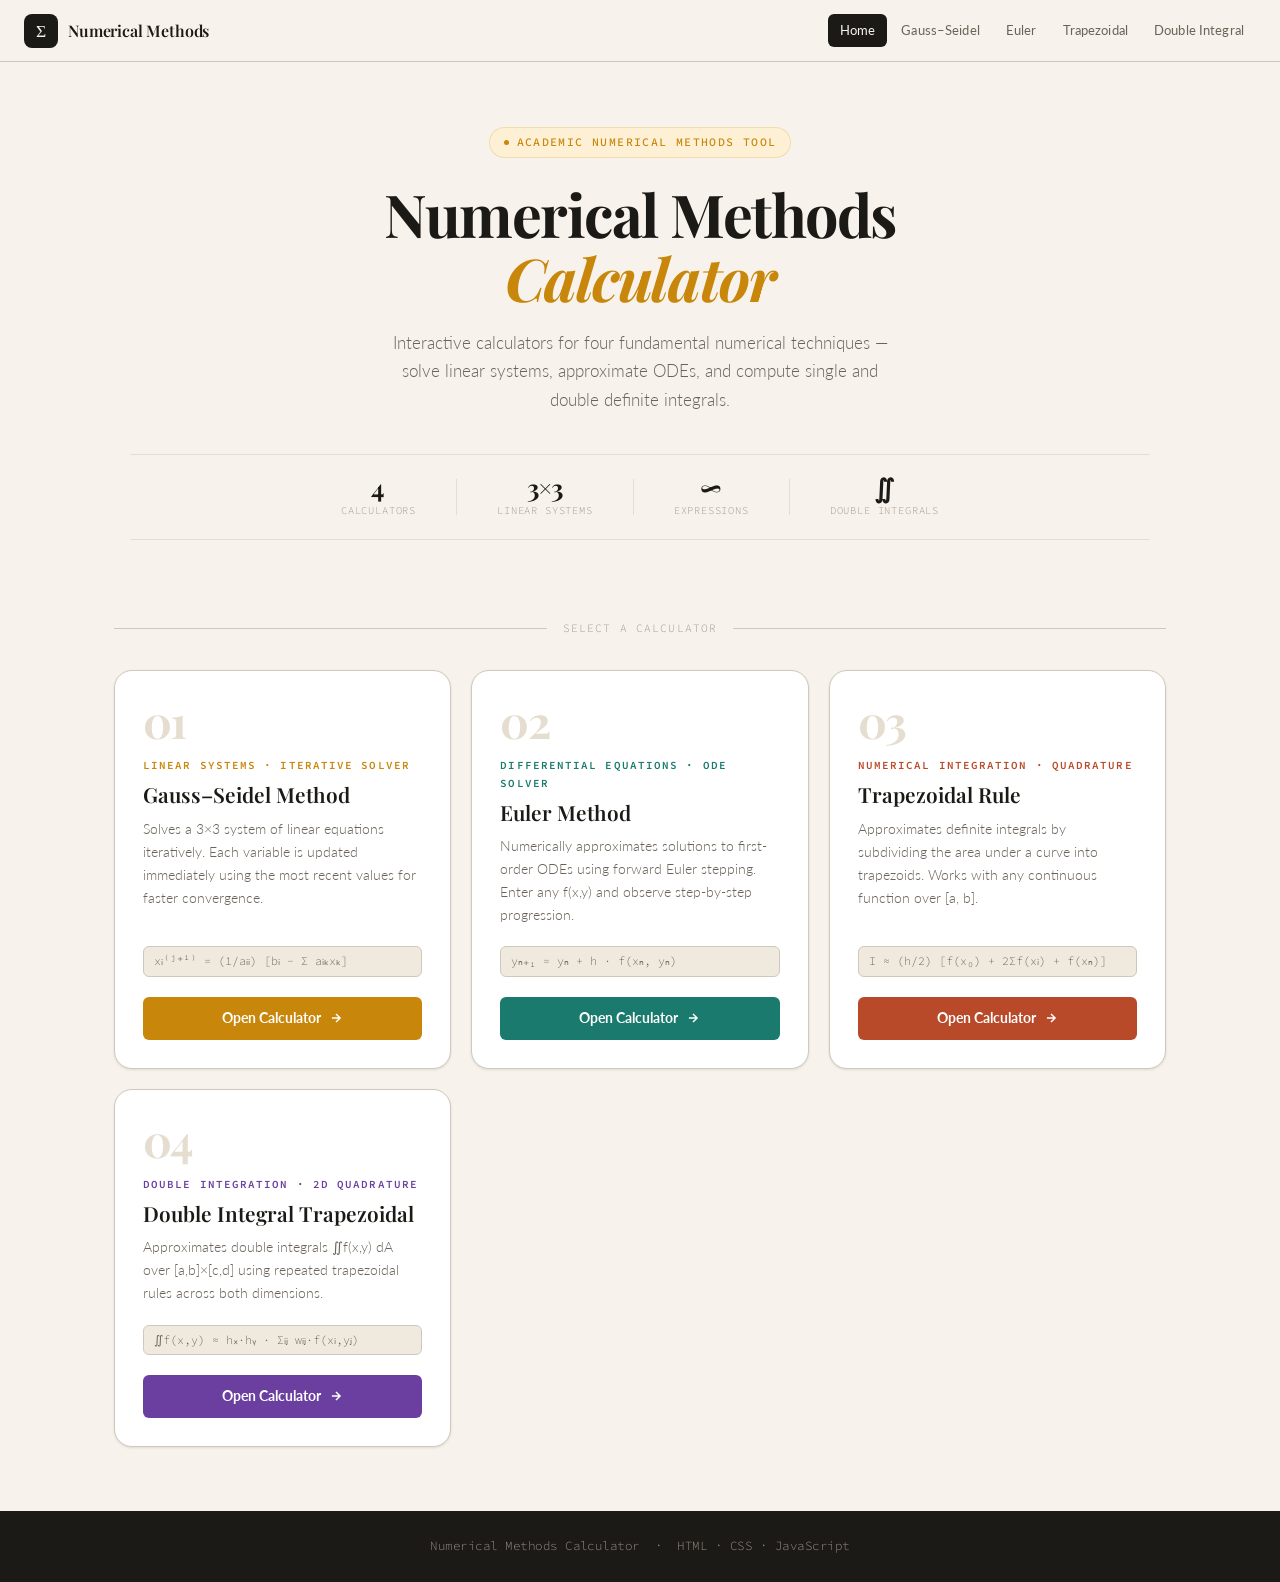
<file: index.html>
<!DOCTYPE html>
<html lang="en">
<head>
  <meta charset="UTF-8"/>
  <meta name="viewport" content="width=device-width, initial-scale=1.0"/>
  <title>Numerical Methods Calculator</title>
  <link rel="stylesheet" href="Style.css">
</head>
<body>

<nav class="navbar">
  <a href="index.html" class="nav-brand">
    <div class="nav-brand-icon">Σ</div>
    <span class="nav-brand-text">Numerical Methods</span>
  </a>
  <ul class="nav-links">
    <li><a href="index.html" class="active">Home</a></li>
    <li><a href="gauss-seidel.html">Gauss–Seidel</a></li>
    <li><a href="euler.html">Euler</a></li>
    <li><a href="trapezoidal.html">Trapezoidal</a></li>
    <li><a href="double-integral.html">Double Integral</a></li>
  </ul>
</nav>

<div class="wrap">
  <section class="home-hero">
    <div class="hero-eyebrow">Academic Numerical Methods Tool</div>
    <h1 class="hero-title">Numerical Methods<br><em>Calculator</em></h1>
    <p class="hero-desc">Interactive calculators for four fundamental numerical techniques — solve linear systems, approximate ODEs, and compute single and double definite integrals.</p>
    <div class="stats-bar">
      <div class="stat-item"><div class="stat-num">4</div><div class="stat-label">Calculators</div></div>
      <div class="stat-sep"></div>
      <div class="stat-item"><div class="stat-num">3×3</div><div class="stat-label">Linear Systems</div></div>
      <div class="stat-sep"></div>
      <div class="stat-item"><div class="stat-num">∞</div><div class="stat-label">Expressions</div></div>
      <div class="stat-sep"></div>
      <div class="stat-item"><div class="stat-num">∬</div><div class="stat-label">Double Integrals</div></div>
    </div>
  </section>

  <div class="section-divider">
    <div class="sdl"></div><span class="sdlabel">Select a Calculator</span><div class="sdl"></div>
  </div>

  <div class="cards-grid">
    <article class="calc-card" onclick="location.href='Gauss seidel.html'">
      <div class="card-num">01</div>
      <div class="card-tag">Linear Systems · Iterative Solver</div>
      <h2 class="card-title">Gauss–Seidel Method</h2>
      <p class="card-desc">Solves a 3×3 system of linear equations iteratively. Each variable is updated immediately using the most recent values for faster convergence.</p>
      <div class="card-formula-chip">xᵢ⁽ʲ⁺¹⁾ = (1/aᵢᵢ) [bᵢ − Σ aᵢₖxₖ]</div>
      <a href="Gauss seidel.html" class="btn-card" onclick="event.stopPropagation()">Open Calculator <svg width="14" height="14" viewBox="0 0 24 24" fill="none" stroke="currentColor" stroke-width="2.5"><path d="M5 12h14M12 5l7 7-7 7"/></svg></a>
    </article>

    <article class="calc-card" onclick="location.href='Euler.html'">
      <div class="card-num">02</div>
      <div class="card-tag">Differential Equations · ODE Solver</div>
      <h2 class="card-title">Euler Method</h2>
      <p class="card-desc">Numerically approximates solutions to first-order ODEs using forward Euler stepping. Enter any f(x,y) and observe step-by-step progression.</p>
      <div class="card-formula-chip">yₙ₊₁ = yₙ + h · f(xₙ, yₙ)</div>
      <a href="Euler.html" class="btn-card" onclick="event.stopPropagation()">Open Calculator <svg width="14" height="14" viewBox="0 0 24 24" fill="none" stroke="currentColor" stroke-width="2.5"><path d="M5 12h14M12 5l7 7-7 7"/></svg></a>
    </article>

    <article class="calc-card" onclick="location.href='Trapezoidal.html'">
      <div class="card-num">03</div>
      <div class="card-tag">Numerical Integration · Quadrature</div>
      <h2 class="card-title">Trapezoidal Rule</h2>
      <p class="card-desc">Approximates definite integrals by subdividing the area under a curve into trapezoids. Works with any continuous function over [a, b].</p>
      <div class="card-formula-chip">I ≈ (h/2) [f(x₀) + 2Σf(xᵢ) + f(xₙ)]</div>
      <a href="Trapezoidal.html" class="btn-card" onclick="event.stopPropagation()">Open Calculator <svg width="14" height="14" viewBox="0 0 24 24" fill="none" stroke="currentColor" stroke-width="2.5"><path d="M5 12h14M12 5l7 7-7 7"/></svg></a>
    </article>

    <article class="calc-card" onclick="location.href='double-integral.html'">
      <div class="card-num">04</div>
      <div class="card-tag">Double Integration · 2D Quadrature</div>
      <h2 class="card-title">Double Integral Trapezoidal</h2>
      <p class="card-desc">Approximates double integrals ∬f(x,y) dA over [a,b]×[c,d] using repeated trapezoidal rules across both dimensions.</p>
      <div class="card-formula-chip">∬f(x,y) ≈ hₓ·hᵧ · Σᵢⱼ wᵢⱼ·f(xᵢ,yⱼ)</div>
      <a href="double-integral.html" class="btn-card" onclick="event.stopPropagation()">Open Calculator <svg width="14" height="14" viewBox="0 0 24 24" fill="none" stroke="currentColor" stroke-width="2.5"><path d="M5 12h14M12 5l7 7-7 7"/></svg></a>
    </article>
  </div>
</div>

<footer>Numerical Methods Calculator &nbsp;·&nbsp; HTML · CSS · JavaScript</footer>

</body>
</html>
</file>
<file: Style.css>
@import url('https://fonts.googleapis.com/css2?family=Playfair+Display:ital,wght@0,400;0,600;0,700;1,400;1,600&family=Source+Code+Pro:wght@300;400;500;600&family=Lato:wght@300;400;700&display=swap');

/* ═══════════════════════════════════════════════════════
   DESIGN TOKENS
═══════════════════════════════════════════════════════ */
:root {
  --cream:      #f7f3ec;
  --cream2:     #efe9de;
  --cream3:     #e5ddd0;
  --parchment:  #d9cfc0;
  --ink:        #1c1a16;
  --ink2:       #3a3630;
  --ink3:       #6b6358;
  --ink4:       #9e948a;
  --amber:      #c8860a;
  --amber2:     #e8a020;
  --amber-pale: #fdf0d5;
  --teal:       #1a7a6e;
  --teal-pale:  #e6f4f2;
  --rust:       #b84a2a;
  --rust-pale:  #faeee9;
  --violet:     #6b3fa0;
  --violet-pale:#f0eaf8;
  --border:     #d0c8bc;
  --shadow-sm:  0 1px 3px rgba(28,26,22,.08),0 1px 2px rgba(28,26,22,.04);
  --shadow-md:  0 4px 16px rgba(28,26,22,.10),0 2px 4px rgba(28,26,22,.06);
  --shadow-lg:  0 12px 40px rgba(28,26,22,.14),0 4px 8px rgba(28,26,22,.08);
  --r-sm: 6px; --r-md: 12px; --r-lg: 18px;
  --tr: 220ms cubic-bezier(.4,0,.2,1);
}
*,*::before,*::after{box-sizing:border-box;margin:0;padding:0}
html{scroll-behavior:smooth;font-size:16px}
body{font-family:'Lato',sans-serif;font-weight:300;background:var(--cream);color:var(--ink2);min-height:100vh;line-height:1.6;overflow-x:hidden}

/* ── NAVBAR ── */
.navbar{position:sticky;top:0;z-index:100;background:rgba(247,243,236,.93);backdrop-filter:blur(16px);border-bottom:1px solid var(--border);padding:0 1.5rem;display:flex;align-items:center;justify-content:space-between;height:62px}
.nav-brand{display:flex;align-items:center;gap:10px;text-decoration:none;color:var(--ink)}
.nav-brand-icon{width:34px;height:34px;background:var(--ink);border-radius:8px;display:flex;align-items:center;justify-content:center;font-family:'Playfair Display',serif;font-size:1.1rem;color:var(--cream);flex-shrink:0}
.nav-brand-text{font-family:'Playfair Display',serif;font-size:1rem;font-weight:600;color:var(--ink);letter-spacing:-.01em}
.nav-links{display:flex;align-items:center;gap:2px;list-style:none}
.nav-links a{display:block;padding:6px 12px;border-radius:var(--r-sm);text-decoration:none;font-size:.83rem;font-weight:400;color:var(--ink3);transition:var(--tr);letter-spacing:.01em}
.nav-links a:hover{background:var(--cream2);color:var(--ink)}
.nav-links a.active{background:var(--ink);color:var(--cream)}

/* ── CONTAINER ── */
.wrap{max-width:1100px;margin:0 auto;padding:0 1.5rem}

/* ── HOME HERO ── */
.home-hero{text-align:center;padding:4rem 1rem 2.5rem}
.hero-eyebrow{display:inline-flex;align-items:center;gap:8px;font-family:'Source Code Pro',monospace;font-size:.72rem;font-weight:500;letter-spacing:.12em;text-transform:uppercase;color:var(--amber);background:var(--amber-pale);border:1px solid rgba(200,134,10,.2);border-radius:100px;padding:5px 14px;margin-bottom:1.5rem}
.hero-eyebrow::before{content:'';width:5px;height:5px;background:var(--amber);border-radius:50%;animation:blink 2.5s ease-in-out infinite}
@keyframes blink{0%,100%{opacity:1}50%{opacity:.25}}
.hero-title{font-family:'Playfair Display',serif;font-size:clamp(2.3rem,5vw,3.7rem);font-weight:700;line-height:1.08;color:var(--ink);letter-spacing:-.025em;margin-bottom:1.2rem}
.hero-title em{font-style:italic;color:var(--amber)}
.hero-desc{font-size:1.05rem;color:var(--ink3);max-width:520px;margin:0 auto 2.5rem;font-weight:300;line-height:1.7}
.stats-bar{display:flex;align-items:center;justify-content:center;gap:2.5rem;padding:1.2rem 1rem;margin-bottom:2.5rem;border-top:1px solid var(--cream3);border-bottom:1px solid var(--cream3);flex-wrap:wrap}
.stat-item{text-align:center}
.stat-num{font-family:'Playfair Display',serif;font-size:1.6rem;font-weight:700;color:var(--ink);line-height:1}
.stat-label{font-family:'Source Code Pro',monospace;font-size:.65rem;letter-spacing:.08em;text-transform:uppercase;color:var(--ink4);margin-top:3px}
.stat-sep{width:1px;height:36px;background:var(--cream3)}
.section-divider{display:flex;align-items:center;gap:1rem;margin-bottom:2rem}
.sdl{flex:1;height:1px;background:var(--border)}
.sdlabel{font-family:'Source Code Pro',monospace;font-size:.7rem;letter-spacing:.1em;text-transform:uppercase;color:var(--ink4)}

/* ── CARDS ── */
.cards-grid{display:grid;grid-template-columns:repeat(auto-fit,minmax(250px,1fr));gap:1.25rem;padding-bottom:4rem}
.calc-card{background:#fff;border:1px solid var(--border);border-radius:var(--r-lg);padding:1.75rem;display:flex;flex-direction:column;box-shadow:var(--shadow-sm);transition:var(--tr);position:relative;overflow:hidden;cursor:pointer}
.calc-card::after{content:'';position:absolute;bottom:0;left:0;right:0;height:3px;background:var(--card-accent,var(--amber));transform:scaleX(0);transform-origin:left;transition:transform .3s cubic-bezier(.34,1.56,.64,1)}
.calc-card:hover{transform:translateY(-3px);box-shadow:var(--shadow-lg);border-color:var(--card-accent,var(--amber))}
.calc-card:hover::after{transform:scaleX(1)}
.calc-card:nth-child(1){--card-accent:var(--amber)}
.calc-card:nth-child(2){--card-accent:var(--teal)}
.calc-card:nth-child(3){--card-accent:var(--rust)}
.calc-card:nth-child(4){--card-accent:var(--violet)}
.card-num{font-family:'Playfair Display',serif;font-size:2.8rem;font-weight:700;color:var(--cream3);line-height:1;margin-bottom:.85rem;letter-spacing:-.04em;user-select:none}
.card-tag{font-family:'Source Code Pro',monospace;font-size:.68rem;font-weight:600;letter-spacing:.1em;text-transform:uppercase;color:var(--card-accent,var(--amber));margin-bottom:.4rem}
.card-title{font-family:'Playfair Display',serif;font-size:1.3rem;font-weight:600;color:var(--ink);margin-bottom:.6rem;line-height:1.25}
.card-desc{font-size:.875rem;color:var(--ink3);line-height:1.65;flex:1;margin-bottom:1.25rem}
.card-formula-chip{display:inline-flex;align-items:center;background:var(--cream2);border:1px solid var(--border);border-radius:var(--r-sm);padding:5px 10px;font-family:'Source Code Pro',monospace;font-size:.73rem;color:var(--ink3);margin-bottom:1.25rem}
.btn-card{display:inline-flex;align-items:center;justify-content:center;gap:8px;background:var(--card-accent,var(--amber));color:#fff;text-decoration:none;border:none;border-radius:var(--r-sm);padding:10px 18px;font-family:'Lato',sans-serif;font-size:.875rem;font-weight:700;cursor:pointer;transition:var(--tr);width:100%}
.btn-card:hover{opacity:.87;transform:translateY(-1px)}
.btn-card svg{transition:transform .2s ease}
.btn-card:hover svg{transform:translateX(3px)}

/* ── CALC PAGE LAYOUT ── */
.calc-page{padding:2.5rem 0 5rem;animation:fadeUp .45s ease both}
@keyframes fadeUp{from{opacity:0;transform:translateY(16px)}to{opacity:1;transform:translateY(0)}}
.back-link{display:inline-flex;align-items:center;gap:6px;color:var(--ink4);text-decoration:none;font-size:.83rem;margin-bottom:1.75rem;transition:color var(--tr)}
.back-link:hover{color:var(--ink)}
.page-eyebrow{font-family:'Source Code Pro',monospace;font-size:.68rem;font-weight:600;letter-spacing:.12em;text-transform:uppercase;color:var(--page-accent,var(--amber));margin-bottom:.35rem}
.page-title{font-family:'Playfair Display',serif;font-size:clamp(1.8rem,3.5vw,2.7rem);font-weight:700;color:var(--ink);line-height:1.1;letter-spacing:-.025em;margin-bottom:.4rem}
.page-subtitle{font-size:.9rem;color:var(--ink3);max-width:500px;margin-bottom:1.75rem}

/* ── FORMULA BOX ── */
.formula-card{background:var(--ink);color:var(--cream);border-radius:var(--r-md);padding:1.2rem 1.5rem;margin-bottom:1.75rem;display:flex;align-items:flex-start;gap:1rem;flex-wrap:wrap;border-left:3px solid var(--page-accent,var(--amber))}
.formula-label{font-family:'Source Code Pro',monospace;font-size:.65rem;letter-spacing:.1em;text-transform:uppercase;color:var(--ink4);flex-shrink:0;padding-top:2px}
.formula-text{font-family:'Source Code Pro',monospace;font-size:.86rem;color:var(--amber2);line-height:2;flex:1}

/* ── FORM PANELS ── */
.form-panel{background:#fff;border:1px solid var(--border);border-radius:var(--r-lg);padding:1.6rem 1.75rem;margin-bottom:1.1rem;box-shadow:var(--shadow-sm)}
.panel-heading{font-family:'Source Code Pro',monospace;font-size:.7rem;font-weight:600;letter-spacing:.1em;text-transform:uppercase;color:var(--ink4);margin-bottom:1.1rem;padding-bottom:.8rem;border-bottom:1px solid var(--cream3);display:flex;align-items:center;gap:8px}
.picon{width:20px;height:20px;background:var(--cream2);border-radius:4px;display:flex;align-items:center;justify-content:center;font-size:.65rem}
.form-row{display:grid;gap:.85rem}
.cols-2{grid-template-columns:repeat(2,1fr)}
.cols-3{grid-template-columns:repeat(3,1fr)}
.cols-4{grid-template-columns:repeat(4,1fr)}
.form-group{display:flex;flex-direction:column;gap:5px}
.form-label{font-family:'Source Code Pro',monospace;font-size:.7rem;font-weight:500;color:var(--ink3);letter-spacing:.04em}
.form-input{background:var(--cream);border:1px solid var(--border);border-radius:var(--r-sm);padding:9px 12px;font-family:'Source Code Pro',monospace;font-size:.875rem;color:var(--ink);transition:var(--tr);outline:none;width:100%}
.form-input::placeholder{color:var(--ink4);font-weight:300}
.form-input:focus{border-color:var(--page-accent,var(--amber));background:#fff;box-shadow:0 0 0 3px rgba(200,134,10,.1)}
.form-input.has-error{border-color:var(--rust);box-shadow:0 0 0 3px rgba(184,74,42,.1)}
.form-hint{font-size:.7rem;color:var(--ink4)}
.eq-row{background:var(--cream);border:1px solid var(--cream3);border-radius:var(--r-sm);padding:.9rem;margin-bottom:.65rem}
.eq-label{font-family:'Source Code Pro',monospace;font-size:.67rem;color:var(--ink4);margin-bottom:.55rem}
.fsec{font-size:.73rem;font-weight:700;color:var(--ink3);text-transform:uppercase;letter-spacing:.05em;margin:.9rem 0 .55rem}

/* ── BUTTONS ── */
.btn-group{display:flex;gap:.65rem;flex-wrap:wrap;margin-top:1.25rem}
.btn-primary{display:inline-flex;align-items:center;gap:7px;background:var(--page-accent,var(--amber));color:#fff;border:none;border-radius:var(--r-sm);padding:10px 20px;font-family:'Lato',sans-serif;font-size:.9rem;font-weight:700;cursor:pointer;transition:var(--tr)}
.btn-primary:hover{opacity:.87;transform:translateY(-1px);box-shadow:var(--shadow-md)}
.btn-primary:active{transform:translateY(0)}
.btn-secondary{display:inline-flex;align-items:center;gap:6px;background:transparent;color:var(--ink3);border:1px solid var(--border);border-radius:var(--r-sm);padding:9px 16px;font-family:'Lato',sans-serif;font-size:.875rem;cursor:pointer;transition:var(--tr)}
.btn-secondary:hover{background:var(--cream2);color:var(--ink);border-color:var(--parchment)}

/* ── ERROR ── */
.error-banner{display:none;background:var(--rust-pale);border:1px solid rgba(184,74,42,.2);border-left:3px solid var(--rust);border-radius:var(--r-sm);padding:9px 13px;font-size:.85rem;color:var(--rust);margin-top:.85rem;align-items:center;gap:7px}
.error-banner.show{display:flex}

/* ── RESULTS ── */
.results-section{display:none;margin-top:1.75rem;animation:fadeUp .4s ease both}
.results-section.show{display:block}
.res-header{display:flex;align-items:center;justify-content:space-between;margin-bottom:.85rem;flex-wrap:wrap;gap:.5rem}
.res-title{font-family:'Playfair Display',serif;font-size:1.15rem;font-weight:600;color:var(--ink)}
.res-badge{display:inline-flex;align-items:center;gap:5px;background:rgba(26,122,110,.09);border:1px solid rgba(26,122,110,.2);color:var(--teal);border-radius:100px;padding:3px 10px;font-family:'Source Code Pro',monospace;font-size:.67rem;font-weight:600;letter-spacing:.06em;text-transform:uppercase}
.res-badge::before{content:'';width:5px;height:5px;background:var(--teal);border-radius:50%}
.table-wrapper{background:#fff;border:1px solid var(--border);border-radius:var(--r-md);overflow:hidden;box-shadow:var(--shadow-sm);overflow-x:auto}
table{width:100%;border-collapse:collapse;min-width:460px}
thead tr{background:var(--ink)}
th{padding:10px 15px;text-align:left;font-family:'Source Code Pro',monospace;font-size:.69rem;font-weight:600;letter-spacing:.08em;text-transform:uppercase;color:var(--cream2);white-space:nowrap}
td{padding:8px 15px;font-family:'Source Code Pro',monospace;font-size:.82rem;color:var(--ink3);border-bottom:1px solid var(--cream2);white-space:nowrap}
tbody tr:last-child td{border-bottom:none}
tbody tr:nth-child(even) td{background:var(--cream)}
tbody tr:hover td{background:var(--amber-pale);color:var(--ink)}
td.hi{color:var(--ink);font-weight:600}
td.ca{color:var(--amber);font-weight:600}
td.ct{color:var(--teal);font-weight:600}
td.cv{color:var(--violet);font-weight:600}
td.dim{color:var(--ink4)}
.final-panel{background:var(--ink);border-radius:var(--r-md);padding:1.4rem 1.75rem;margin-top:1.1rem;display:flex;align-items:center;flex-wrap:wrap;gap:1.75rem}
.rb-label{font-family:'Source Code Pro',monospace;font-size:.64rem;letter-spacing:.1em;text-transform:uppercase;color:var(--ink4)}
.rb-value{font-family:'Playfair Display',serif;font-size:1.5rem;font-weight:600;color:var(--amber2);letter-spacing:-.02em}
.rb-value.t{color:#5ecec4}
.rb-value.v{color:#c49bff}
.rb-value.sm{font-size:1rem;color:var(--cream2)}

/* ── PAGE ACCENT OVERRIDES ── */
.page-gauss{--page-accent:var(--amber)}
.page-euler{--page-accent:var(--teal)}
.page-trap {--page-accent:var(--rust)}
.page-dtrap{--page-accent:var(--violet)}
.page-euler .form-input:focus{box-shadow:0 0 0 3px rgba(26,122,110,.11)}
.page-trap  .form-input:focus{box-shadow:0 0 0 3px rgba(184,74,42,.11)}
.page-dtrap .form-input:focus{box-shadow:0 0 0 3px rgba(107,63,160,.11)}

/* ── GAUSS–SEIDEL STEP WORKING ── */
.iter-block{background:#fff;border:1px solid var(--border);border-radius:var(--r-md);padding:1.4rem 1.75rem;margin-bottom:1rem;box-shadow:var(--shadow-sm)}
.iter-block-title{font-family:'Playfair Display',serif;font-size:1rem;font-weight:600;color:var(--ink);margin-bottom:1rem;padding-bottom:.6rem;border-bottom:2px solid var(--amber);display:inline-block}
.iter-step{display:flex;flex-direction:column;gap:3px;margin-bottom:.9rem;padding-left:.75rem;border-left:3px solid var(--cream3)}
.iter-step:last-child{margin-bottom:0}
.iter-step-line{font-family:'Source Code Pro',monospace;font-size:.84rem;color:var(--ink3);line-height:1.7}
.iter-step-line.sub{color:var(--ink4);font-size:.8rem;padding-left:1.1rem}
.iter-step-line.result{color:var(--amber);font-weight:600;font-size:.88rem}
.iter-step-label{font-family:'Source Code Pro',monospace;font-size:.7rem;font-weight:600;text-transform:uppercase;letter-spacing:.07em;color:var(--ink4);margin-bottom:.25rem}
.gs-derived{background:var(--cream);border:1px solid var(--cream3);border-radius:var(--r-sm);padding:.9rem 1.1rem;margin-bottom:1.25rem;font-family:'Source Code Pro',monospace;font-size:.82rem;color:var(--ink2);line-height:1.9}

/* ── FOOTER ── */
footer{background:var(--ink);color:var(--ink4);text-align:center;padding:1.6rem 1rem;font-size:.78rem;font-family:'Source Code Pro',monospace;letter-spacing:.04em}
footer a{color:var(--amber);text-decoration:none}

/* ── RESPONSIVE ── */
@media(max-width:768px){
  .nav-links a{padding:5px 8px;font-size:.78rem}
  .nav-brand-text{display:none}
  .cols-3,.cols-4{grid-template-columns:repeat(2,1fr)}
  .form-panel{padding:1.2rem}
}
@media(max-width:480px){
  .cols-2,.cols-3,.cols-4{grid-template-columns:1fr}
  .cards-grid{grid-template-columns:1fr}
  .stat-sep{display:none}
}
</file>
